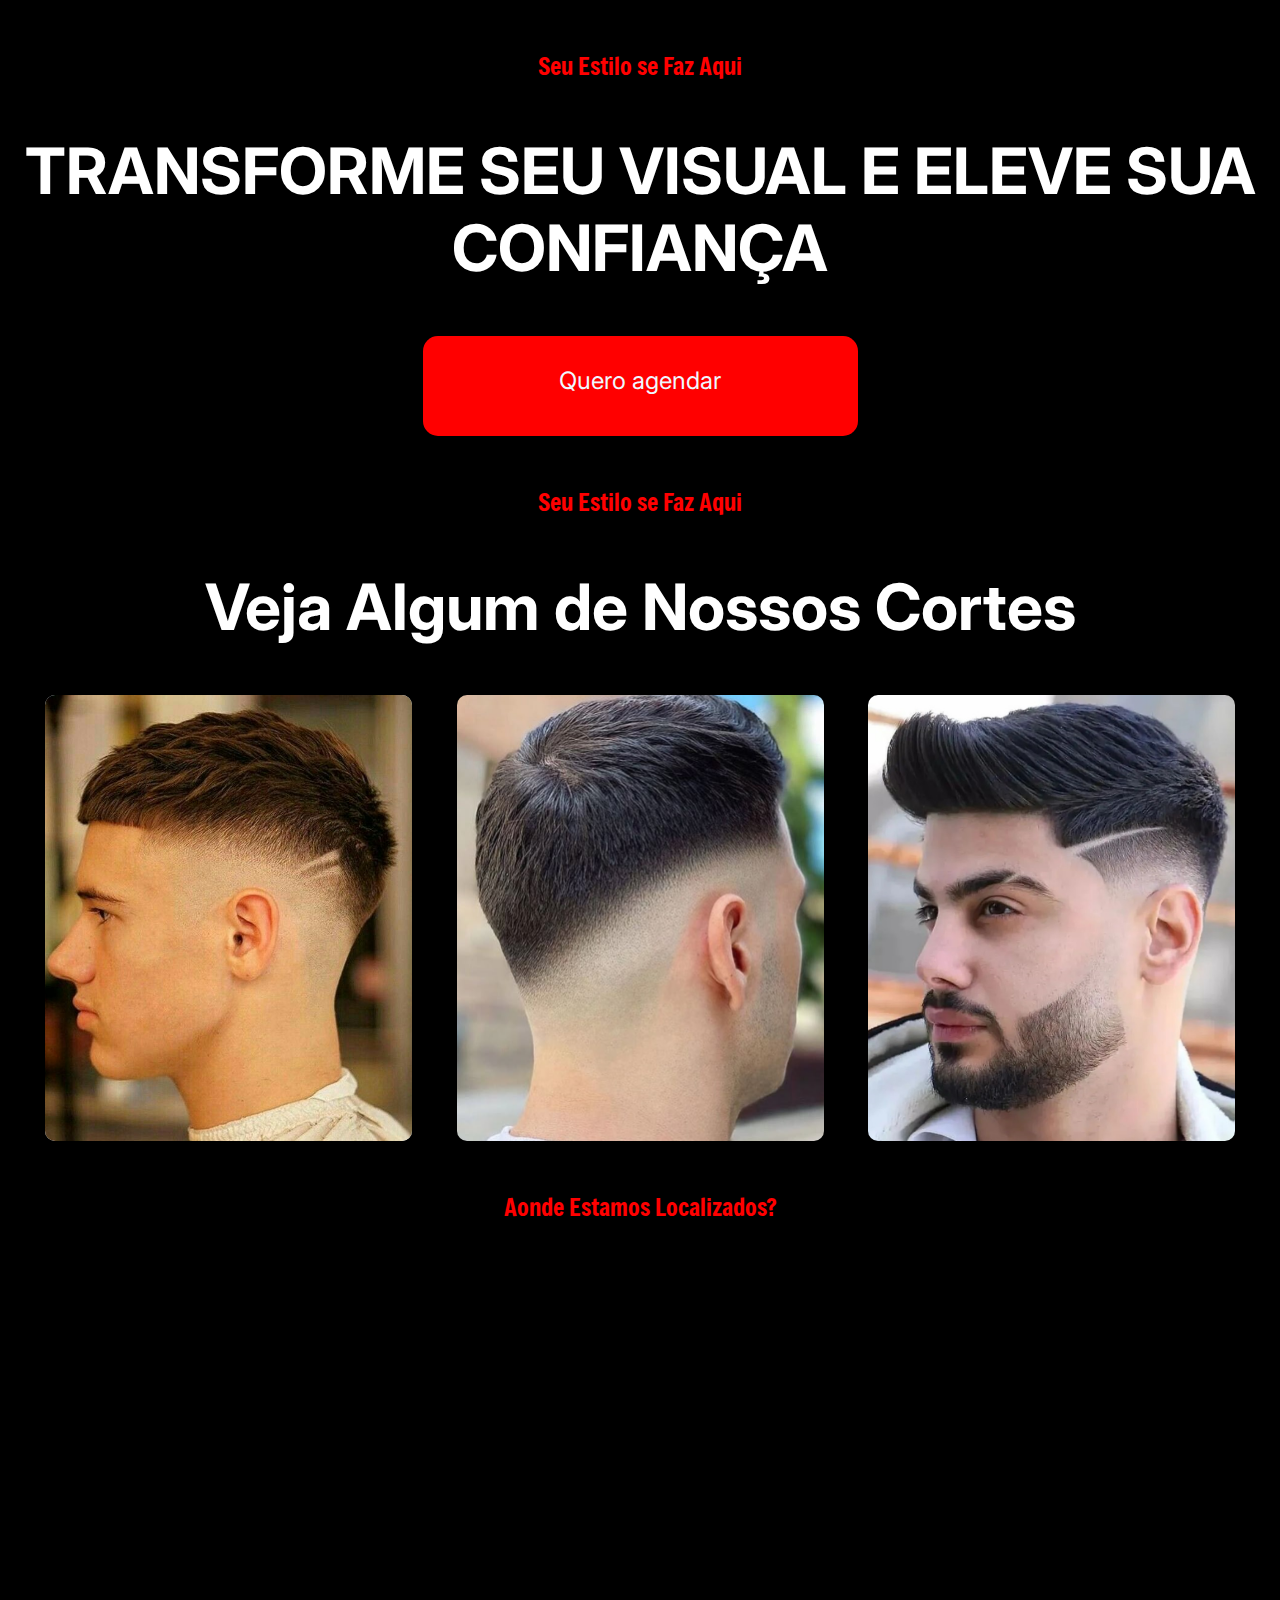
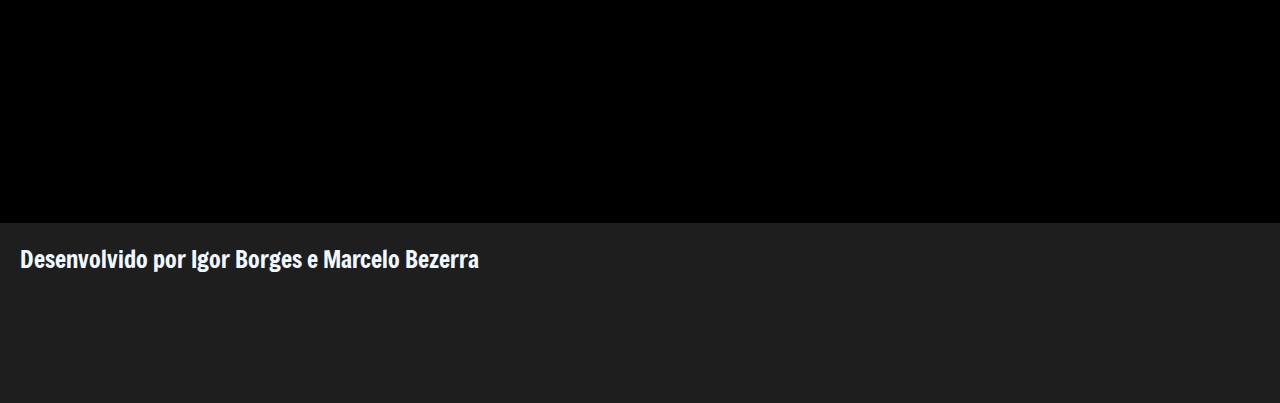
<file: src/main/resources/templates/index.html>
<!DOCTYPE html>
<html lang="en">

<head>
    <link rel="preconnect" href="https://fonts.googleapis.com">
    <link rel="preconnect" href="https://fonts.gstatic.com" crossorigin>
    <link
        href="https://fonts.googleapis.com/css2?family=DM+Serif+Text:ital@0;1&family=Freeman&family=Inter:ital,opsz,wght@0,14..32,100..900;1,14..32,100..900&family=Manrope:wght@200..800&family=Playfair+Display:ital,wght@0,400..900;1,400..900&family=Roboto:ital,wght@0,100..900;1,100..900&display=swap"
        rel="stylesheet">
    <link rel="preconnect" href="https://fonts.googleapis.com">
    <link rel="preconnect" href="https://fonts.gstatic.com" crossorigin>
    <link
        href="https://fonts.googleapis.com/css2?family=DM+Serif+Text:ital@0;1&family=Freeman&family=Inter:ital,opsz,wght@0,14..32,100..900;1,14..32,100..900&family=Manrope:wght@200..800&family=Playfair+Display:ital,wght@0,400..900;1,400..900&family=Roboto:ital,wght@0,100..900;1,100..900&display=swap"
        rel="stylesheet">
    <meta charset="UTF-8">
    <meta name="viewport" content="width=device-width, initial-scale=1.0">
    <link rel="stylesheet" href=Css/style.css>
    <title>Pagina Principal</title>
</head>

<body>
    <main>
        <h2 class="freeman">Seu Estilo se Faz Aqui</h2>
        <h1 class="inter">TRANSFORME SEU VISUAL E ELEVE SUA CONFIANÇA</h1>
        <div class="flex">
            <div class="agendar">
                <p class="inter"><a th:href="@{/agendamento}">Quero agendar</a></p>
            </div>
        </div>
        <h2 class="freeman">Seu Estilo se Faz Aqui</h2>
        <h1 class="inter">Veja Algum de Nossos Cortes</h1>
        <article>
            <div class="foto1"><img src="Img/foto1.png" alt=""></div>
            <div class="foto2"><img src="Img/foto2.jpg" alt=""></div>
            <div class="foto3"><img src="Img/foto3.jpg" alt=""></div>
        </article>
        <h2 class="freeman">Aonde Estamos Localizados?</h2>
        <iframe
            src="https://www.google.com/maps/embed?pb=!1m18!1m12!1m3!1d14637.829229010675!2d-46.818155894606775!3d-23.480032330615977!2m3!1f0!2f0!3f0!3m2!1i1024!2i768!4f13.1!3m3!1m2!1s0x94cefde9a4858c2d%3A0x34c5412f38b00442!2sParque%20Imperial%2C%20Barueri%20-%20SP!5e0!3m2!1spt-BR!2sbr!4v1759336004887!5m2!1spt-BR!2sbr"
            width="600" height="450" style="border:0;" allowfullscreen="" loading="lazy"
            referrerpolicy="no-referrer-when-downgrade"></iframe>
    </main>


<footer>
    <p class="freeman">Desenvolvido por Igor Borges e Marcelo Bezerra</p>
</footer>

</body>

</html>
</file>
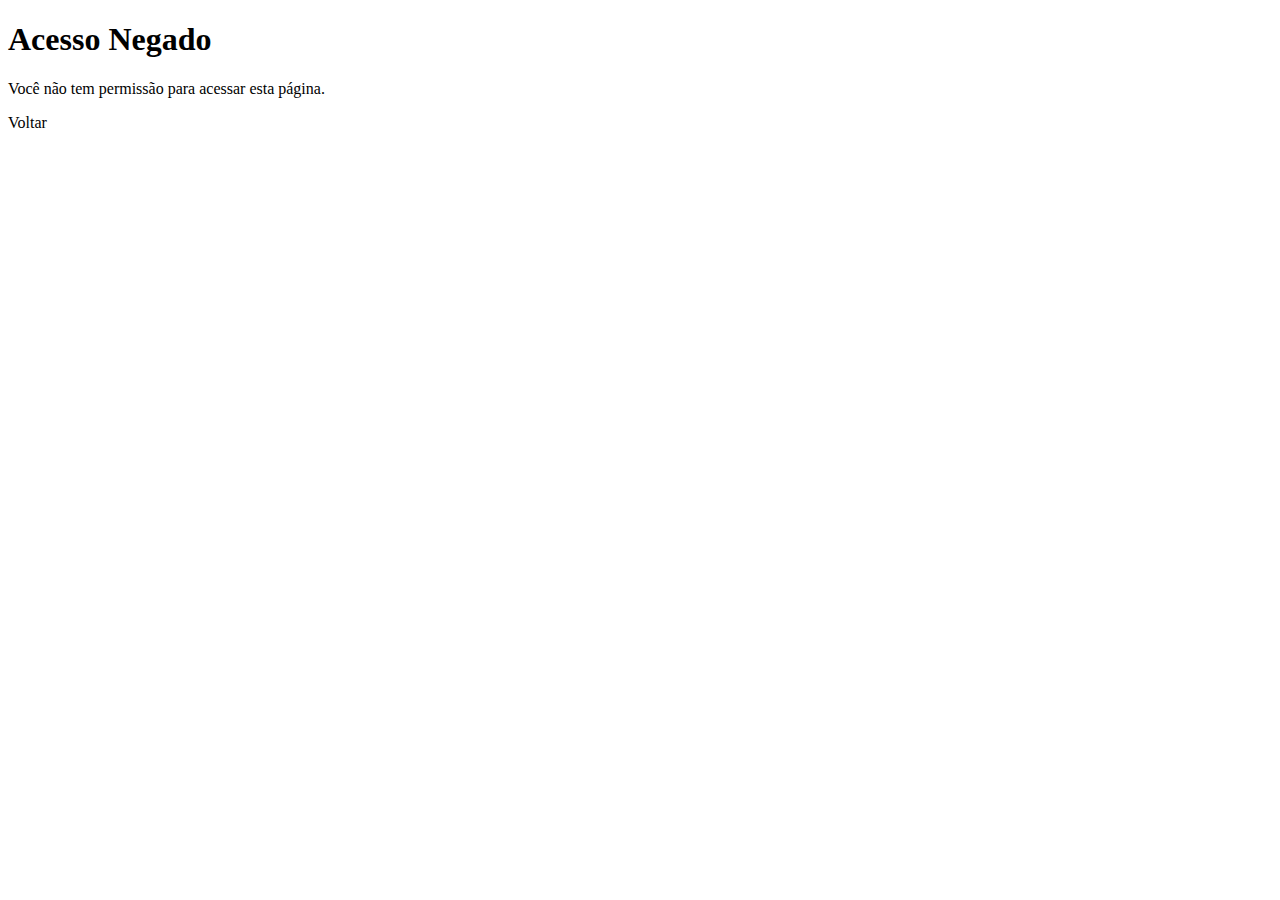
<file: src/main/resources/templates/acesso-negado.html>
<!DOCTYPE html>
<html xmlns:th="http://www.thymeleaf.org">
<head>
    <title>Acesso Negado</title>
</head>
<body>
    <h1>Acesso Negado</h1>
    <p>Você não tem permissão para acessar esta página.</p>
    <a th:href="@{/meus-dados}">Voltar</a>
</body>
</html>
</file>
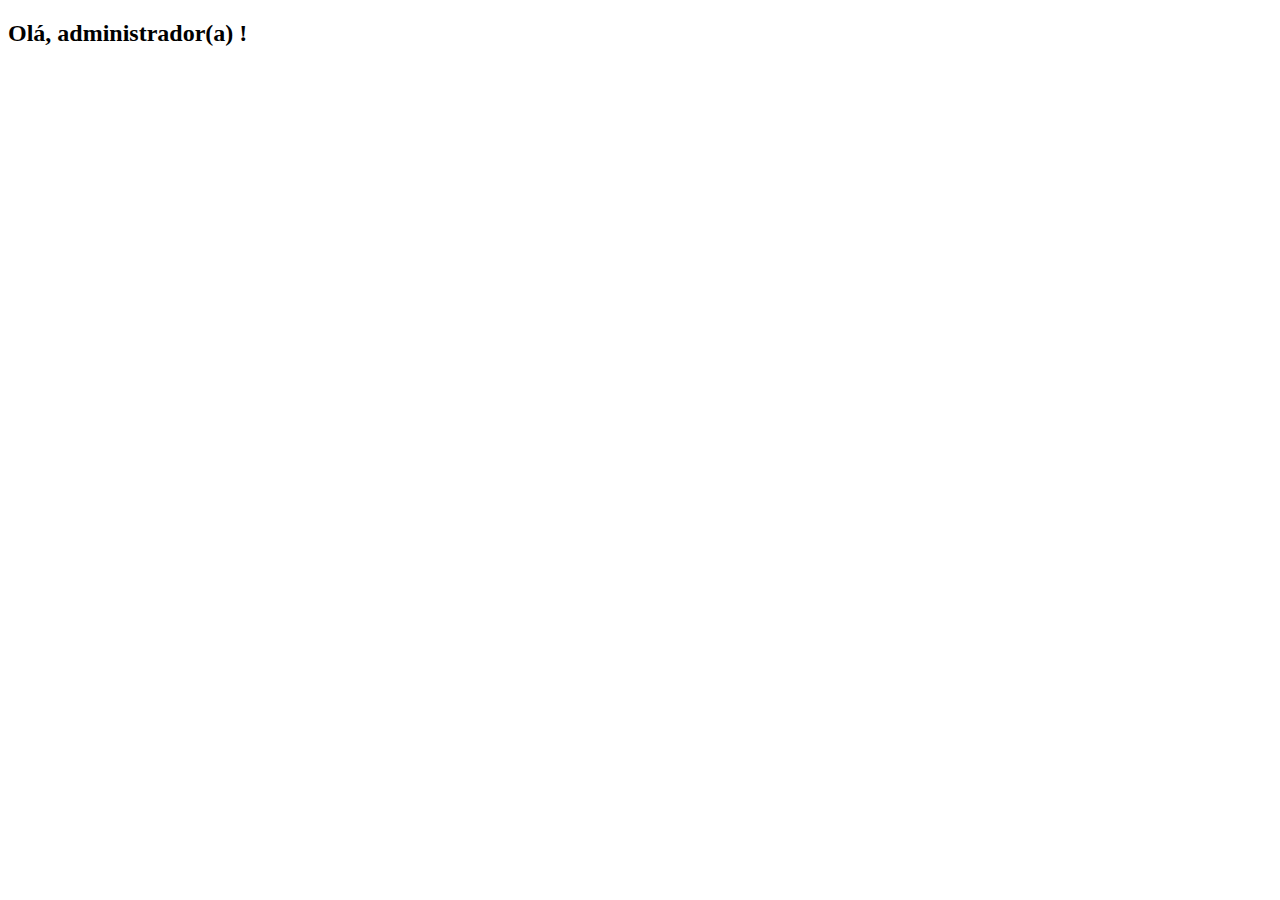
<file: src/main/resources/templates/admin.html>
<!DOCTYPE html>
<html xmlns:th="http://www.thymeleaf.org">
<head>
    <meta charset="UTF-8">
    <meta name="viewport" content="width=device-width, initial-scale=1.0">
    <title>Adm</title>
</head>
<body>
    <h2>Olá, administrador(a) <span th:text="${usuario.nome}"></span>!</h2>
</body>
</html>
</file>
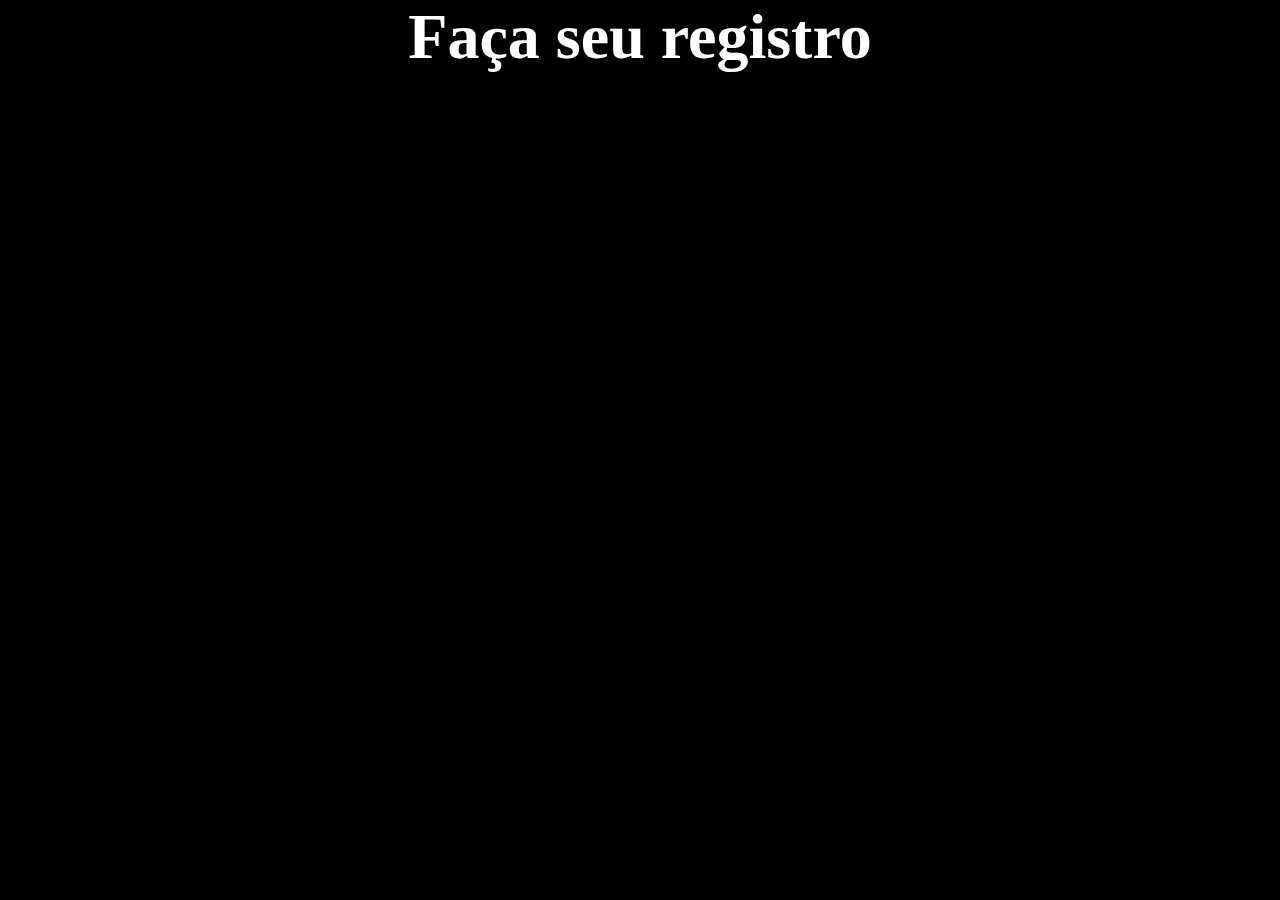
<file: src/main/resources/templates/agendamento.html>
<!DOCTYPE html>
<html lang="en">
<head>
    <meta charset="UTF-8">
    <meta name="viewport" content="width=device-width, initial-scale=1.0">
    <link rel="stylesheet" href=Css/style.css>
    <title>Registre-Se</title>
</head>
<body>
    <main>
        <h1>Faça seu registro</h1>
        <div></div>
    </main>
</body>
</html>
</file>
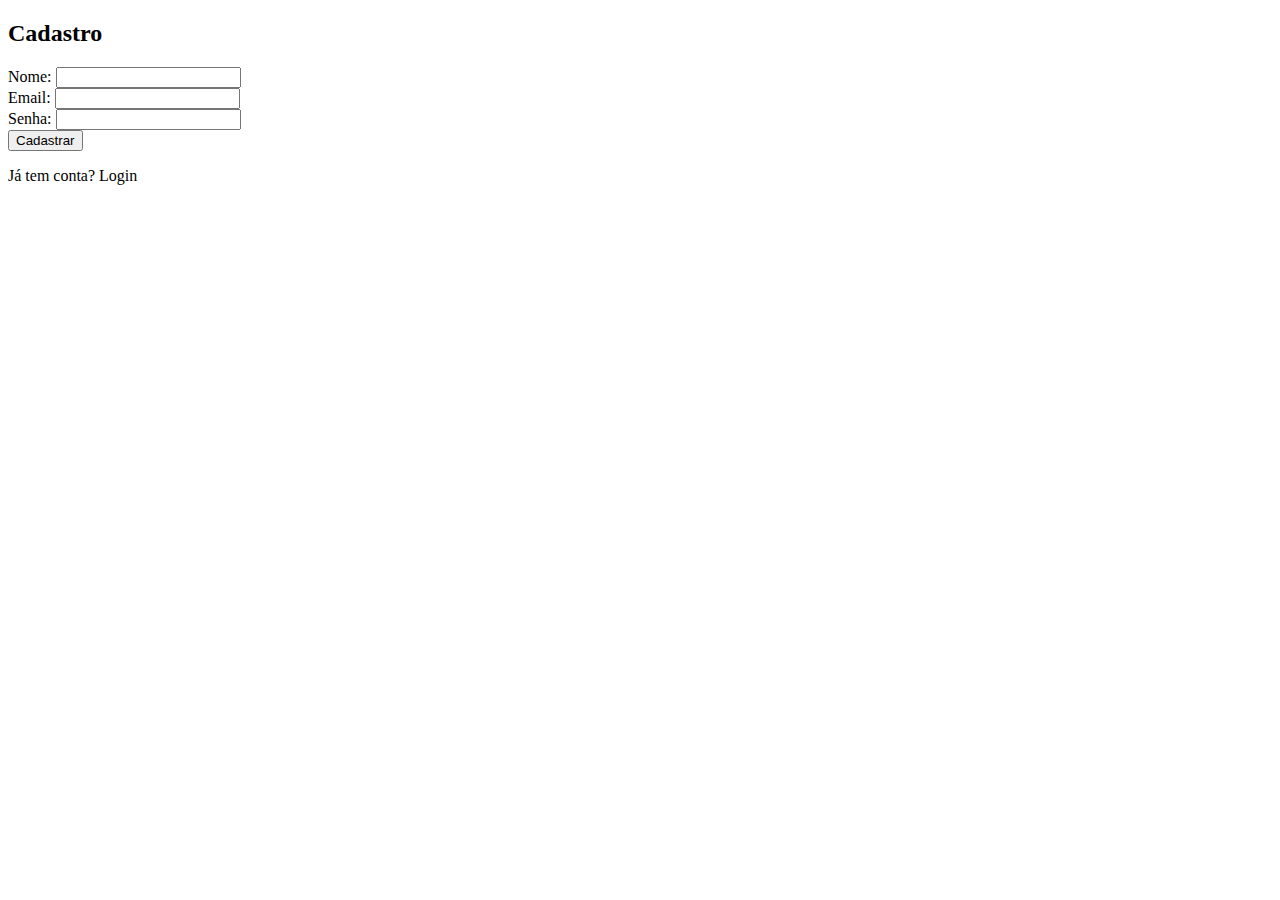
<file: src/main/resources/templates/cadastro.html>
<!DOCTYPE html>
<html xmlns:th="http://www.thymeleaf.org">
<head>
    <title>Cadastro</title>
</head>
<body>
<h2>Cadastro</h2>
<form th:action="@{/cadastro}" method="post" th:object="${usuario}">
    <div>
        <label>Nome:</label>
        <input type="text" th:field="*{nome}" />
    </div>
    <div>
        <label>Email:</label>
        <input type="text" th:field="*{email}" />
    </div>
    <div>
        <label>Senha:</label>
        <input type="password" th:field="*{senha}" />
    </div>
    <div>
        <button type="submit">Cadastrar</button>
    </div>
</form>
<p>Já tem conta? <a th:href="@{/login}">Login</a></p>
</body>
</html>
</file>
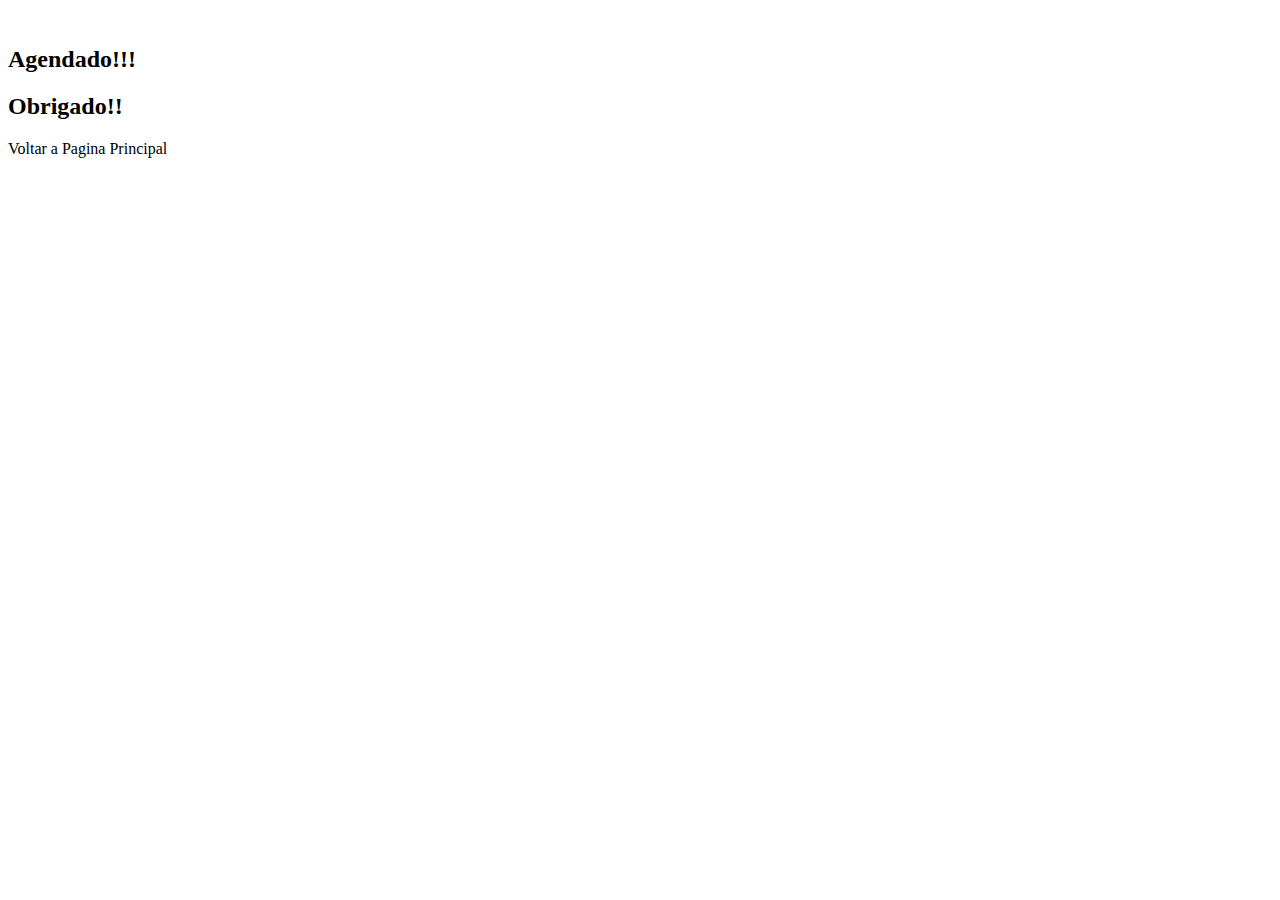
<file: src/main/resources/templates/confirmado.html>
<!DOCTYPE html>
<html lang="en">
<html xmlns:th="http://www.thymeleaf.org">

<head>
    <meta charset="UTF-8">
    <meta name="viewport" content="width=device-width, initial-scale=1.0">
    <meta name="viewport" content="width=device-width, initial-scale=1.0">
    <link href="https://cdn.jsdelivr.net/npm/bootstrap@5.3.8/dist/css/bootstrap.min.css" rel="stylesheet"
        integrity="sha384-sRIl4kxILFvY47J16cr9ZwB07vP4J8+LH7qKQnuqkuIAvNWLzeN8tE5YBujZqJLB" crossorigin="anonymous">
    <link rel="stylesheet" th:href="@{Css/style.css}">
    <title>Agendado!!!</title>
</head>

<body>
    <header>
        <img class="logo2" th:src="@{Img/verificado 1.png}" alt="">
    </header>
    <main>
        <h2>Agendado!!!</h2>
        <h2>Obrigado!!</h2>
        <div class="botoes">
        <a th:href="@{/index}" id="agendamento" class="btn btn-primary btn-lg" tabindex="-1" role="button" >Voltar a Pagina Principal</a>
    </div>
    </main>
</body>

</html>
</file>
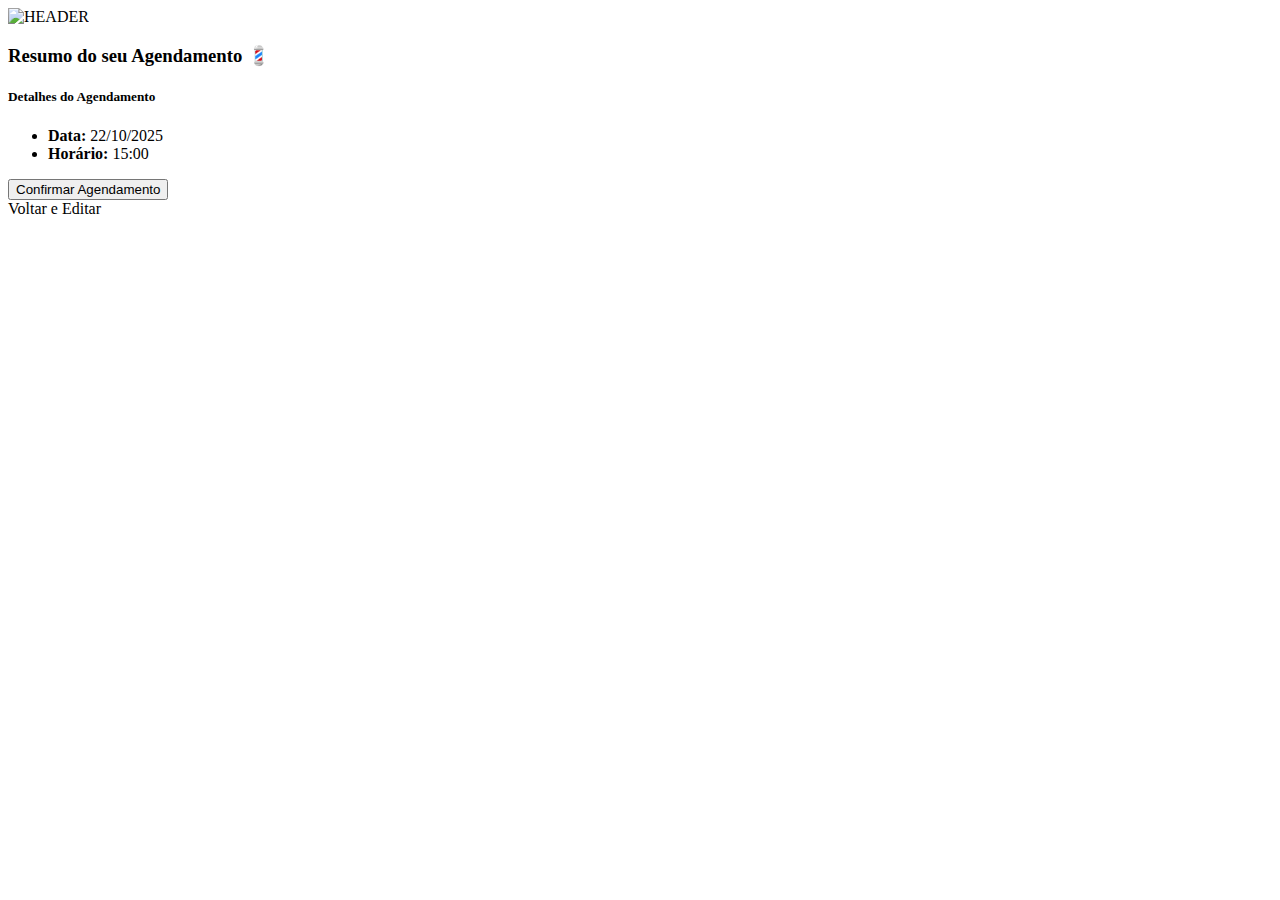
<file: src/main/resources/templates/confirmar-evento.html>
<!DOCTYPE html>
<html xmlns:th="http://www.thymeleaf.org">

<head>
  <meta charset="UTF-8">
  <meta name="viewport" content="width=device-width, initial-scale=1.0">
  <link href="https://cdn.jsdelivr.net/npm/bootstrap@5.3.8/dist/css/bootstrap.min.css" rel="stylesheet"
    integrity="sha384-sRIl4kxILFvY47J16cr9ZwB07vP4J8+LH7qKQnuqkuIAvNWLzeN8tE5YBujZqJLB" crossorigin="anonymous">
  <link rel="stylesheet" th:href="@{Css/style.css}">
  <title>Resumo do seu Agendamento</title>
</head>

<body>
  <header>
    <img class="logo" th:src="@{Img/barbearia3.png}" alt="HEADER">
  </header>
  <main>
    <div class="container mt-5 p-4 shadow rounded bg-light">
      <h3 class="text-center mb-4">Resumo do seu Agendamento 💈</h3>

      <div class="card p-3 mb-4">
        <h5 class="text-primary mb-3">Detalhes do Agendamento</h5>

        <ul class="list-group">
          <!-- <li class="list-group-item d-flex justify-content-between">
            <strong>Profissional:</strong> <span th:text="${evento.profissional}" id="resumo-profissional"></span>
          </li>
          <li class="list-group-item d-flex justify-content-between">
            <strong>Serviço:</strong> <span th:text="${evento.servico}" id="resumo-servico">Corte de cabelo</span>
          </li> -->
          <li class="list-group-item d-flex justify-content-between">
            <strong>Data:</strong> <span th:text="${evento.inicio}" id="resumo-data">22/10/2025</span>
          </li>
          <li class="list-group-item d-flex justify-content-between">
            <strong>Horário:</strong> <span th:text="${evento.inicio}" id="resumo-hora">15:00</span>
          </li>
        </ul>
      </div>

      <div class="text-center">
        <form th:action="@{/evento/criar}" method="post" th:object="${evento}" style="display: block;">
          <button class="btn btn-success w-100 mb-2" id="confirmar-btn">Confirmar Agendamento</button>
          <input type="hidden" th:field="*{inicio}" />
          <input type="hidden" th:field="*{dia}" />
          <input type="hidden" th:field="*{mes}" />
          <input type="hidden" th:field="*{ano}" />
        </form>
        <a th:href="@{/criar-evento}" class="btn btn-outline-secondary w-100">Voltar e Editar</a>
      </div>
    </div>

  </main>
</body>

</html>
</file>
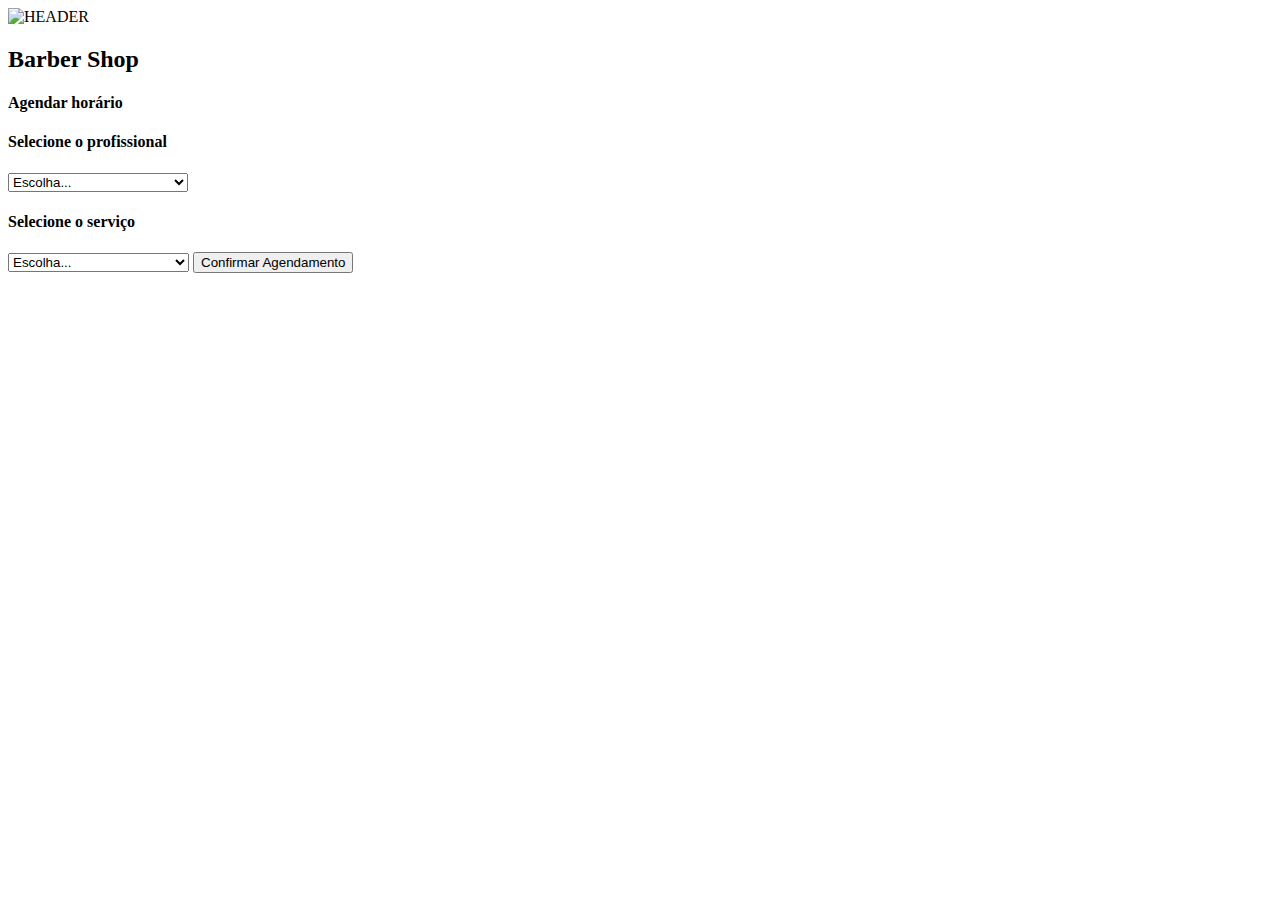
<file: src/main/resources/templates/criar-evento.html>
<!DOCTYPE html>
<html lang="en">
<html xmlns:th="http://www.thymeleaf.org">
<head>
    <meta charset="UTF-8">
    <meta name="viewport" content="width=device-width, initial-scale=1.0">
    <link href="https://cdn.jsdelivr.net/npm/bootstrap@5.3.8/dist/css/bootstrap.min.css" rel="stylesheet"
        integrity="sha384-sRIl4kxILFvY47J16cr9ZwB07vP4J8+LH7qKQnuqkuIAvNWLzeN8tE5YBujZqJLB" crossorigin="anonymous">
    <link rel="stylesheet" th:href="@{Css/style.css}">
    <title>Selecione o Profissional</title>
</head>

<body>
    <header>
        <img class="logo" th:src="@{Img/barbearia3.png}" alt="HEADER">
    </header>
    <main>
        <h2 class="inter">Barber Shop</h2>
        <form th:action="@{/evento/confirmar}" method="post">
            <div class="container mt-4 p-4 border rounded">
                <h4>Agendar horário</h4>
                <!-- <div class="mb-3">
                    <label for="data" class="form-label">Selecione o dia:</label>
                    <input type="date" th:field="*{data}" class="form-control teste1" id="data">
                </div>

                <div class="mb-3">
                    <label for="hora" class="form-label">Selecione o horário:</label>
                    <input type="time" th:field="*{horario}" class="form-control teste1" id="hora">
                </div> -->
                <div class="container mt-4">
                    <h4 class="inter">Selecione o profissional</h4>
                    <select class="form-select mb-3" name="atendente">
                        <option selected>Escolha...</option>
                        <option value="cabeleireiro">Carlos - Cabeleireiro</option>
                        <option value="barbeiro">Marcos - Barbeiro</option>
                        <option value="designer">Pedro - Designer de barba</option>
                    </select>
                    <h4 class="inter">Selecione o serviço</h4>
                    <select class="form-select" name="servico">
                        <option selected>Escolha...</option>
                        <option value="corte">Corte de cabelo - 35 Reais</option>
                        <option value="barba">Barba - 50 Reais</option>
                        <option value="corteBarba">Corte + Barba - 100 Reais</option>
                    </select>

                    <button type="submit" class="btn btn-primary w-100">Confirmar Agendamento</button>
        </form>

    </main>
</body>

</html>
</file>
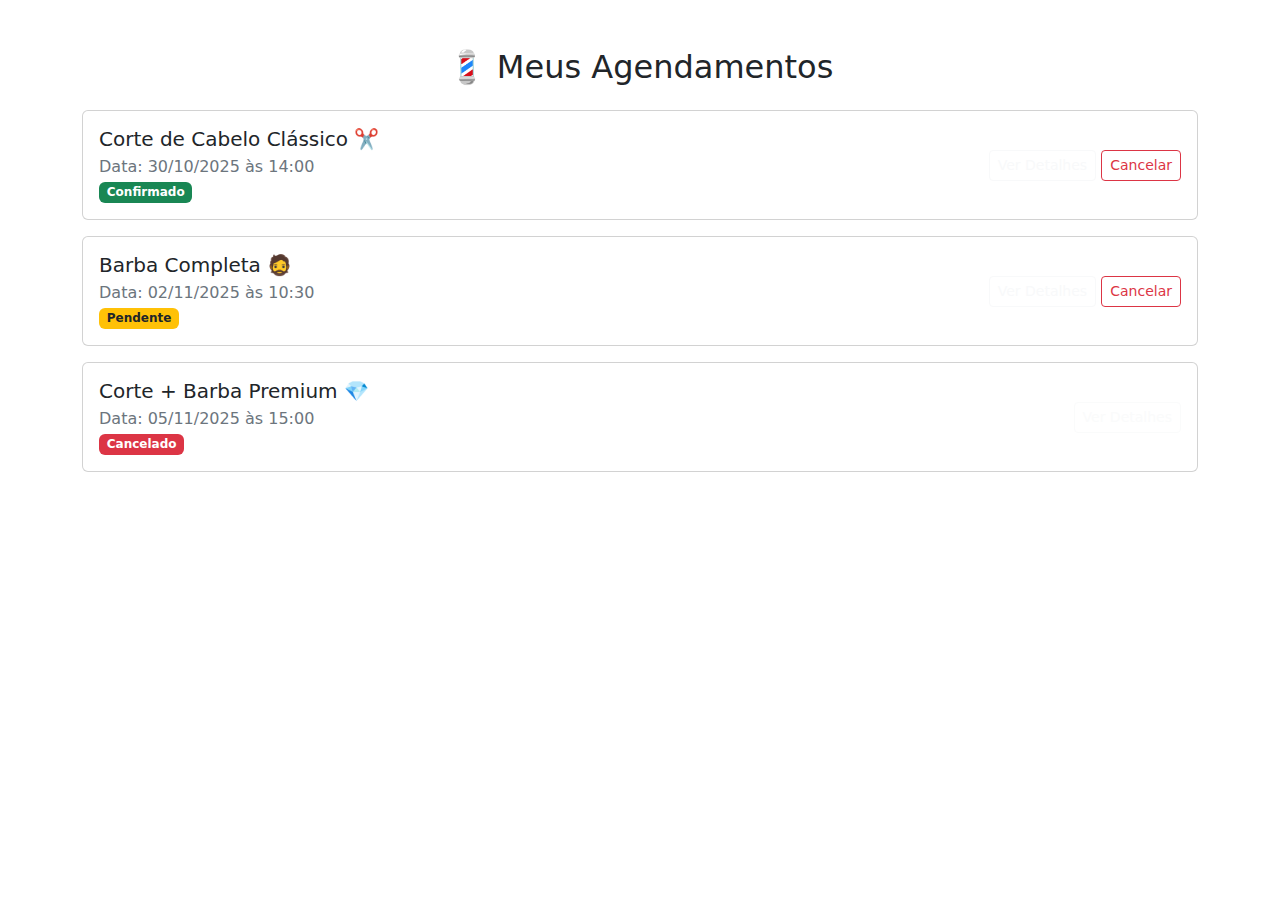
<file: src/main/resources/templates/detalhes.html>
<!DOCTYPE html>
<html xmlns:th="http://www.thymeleaf.org">

<head>
    <meta charset="UTF-8">
    <meta name="viewport" content="width=device-width, initial-scale=1.0">
    <title>Meus Agendamentos - Barbearia</title>
    <link href="https://cdn.jsdelivr.net/npm/bootstrap@5.3.2/dist/css/bootstrap.min.css" rel="stylesheet">
    <link rel="stylesheet" th:href="@{Css/style.css}">

</head>

<body>
    <div class="container py-5">
        <h2 class="page-title text-center mb-4">💈 Meus Agendamentos</h2>

        <!-- Agendamento 1 -->
        <div class="card mb-3 p-3">
            <div class="d-flex justify-content-between align-items-center">
                <div>
                    <h5 class="mb-1">Corte de Cabelo Clássico ✂️</h5>
                    <p class="mb-0 text-secondary">Data: 30/10/2025 às 14:00</p>
                    <p class="mb-0"><span class="badge bg-success">Confirmado</span></p>
                </div>
                <div>
                    <button class="btn btn-outline-light btn-sm" data-bs-toggle="modal"
                        data-bs-target="#detalhesModal1">Ver Detalhes</button>
                    <button class="btn btn-outline-danger btn-sm">Cancelar</button>
                </div>
            </div>
        </div>

        <!-- Agendamento 2 -->
        <div class="card mb-3 p-3">
            <div class="d-flex justify-content-between align-items-center">
                <div>
                    <h5 class="mb-1">Barba Completa 🧔</h5>
                    <p class="mb-0 text-secondary">Data: 02/11/2025 às 10:30</p>
                    <p class="mb-0"><span class="badge bg-warning text-dark">Pendente</span></p>
                </div>
                <div>
                    <button class="btn btn-outline-light btn-sm" data-bs-toggle="modal"
                        data-bs-target="#detalhesModal2">Ver Detalhes</button>
                    <button class="btn btn-outline-danger btn-sm">Cancelar</button>
                </div>
            </div>
        </div>

        <!-- Agendamento 3 -->
        <div class="card mb-3 p-3">
            <div class="d-flex justify-content-between align-items-center">
                <div>
                    <h5 class="mb-1">Corte + Barba Premium 💎</h5>
                    <p class="mb-0 text-secondary">Data: 05/11/2025 às 15:00</p>
                    <p class="mb-0"><span class="badge bg-danger">Cancelado</span></p>
                </div>
                <div>
                    <button class="btn btn-outline-light btn-sm" data-bs-toggle="modal" data-bs-target="#detalhesModal3"
                        disabled>Ver Detalhes</button>
                </div>
            </div>
        </div>
    </div>

    <!-- MODAL 1 -->
    <div class="modal fade" id="detalhesModal1" tabindex="-1" aria-labelledby="detalhesModalLabel1" aria-hidden="true">
        <div class="modal-dialog modal-dialog-centered">
            <div class="modal-content">
                <div class="modal-header border-0">
                    <h5 class="modal-title" id="detalhesModalLabel1">Detalhes do Agendamento</h5>
                    <button type="button" class="btn-close btn-close-white" data-bs-dismiss="modal"
                        aria-label="Fechar"></button>
                </div>
                <div class="modal-body">
                    <p><strong>Serviço:</strong> Corte de Cabelo Clássico</p>
                    <p><strong>Data:</strong> 30/10/2025 às 14:00</p>
                    <p><strong>Profissional:</strong> Marcos Silva</p>
                    <p><strong>Status:</strong> <span class="badge bg-success">Confirmado</span></p>
                    <p><strong>Valor:</strong> R$ 45,00</p>
                    <hr>
                    <p><strong>Observações:</strong> Cliente prefere corte degradê leve nas laterais.</p>
                </div>
                <div class="modal-footer border-0">
                    <button type="button" class="btn btn-outline-light" data-bs-dismiss="modal">Fechar</button>
                </div>
            </div>
        </div>
    </div>

    <!-- MODAL 2 -->
    <div class="modal fade" id="detalhesModal2" tabindex="-1" aria-labelledby="detalhesModalLabel2" aria-hidden="true">
        <div class="modal-dialog modal-dialog-centered">
            <div class="modal-content">
                <div class="modal-header border-0">
                    <h5 class="modal-title" id="detalhesModalLabel2">Detalhes do Agendamento</h5>
                    <button type="button" class="btn-close btn-close-white" data-bs-dismiss="modal"
                        aria-label="Fechar"></button>
                </div>
                <div class="modal-body">
                    <p><strong>Serviço:</strong> Barba Completa</p>
                    <p><strong>Data:</strong> 02/11/2025 às 10:30</p>
                    <p><strong>Profissional:</strong> João Pereira</p>
                    <p><strong>Status:</strong> <span class="badge bg-warning text-dark">Pendente</span></p>
                    <p><strong>Valor:</strong> R$ 30,00</p>
                    <hr>
                    <p><strong>Observações:</strong> Deseja contorno reto com toalha quente.</p>
                </div>
                <div class="modal-footer border-0">
                    <button type="button" class="btn btn-outline-light" data-bs-dismiss="modal">Fechar</button>
                </div>
            </div>
        </div>
    </div>

    <!-- MODAL 3 (cancelado, desativado no botão) -->
    <div class="modal fade" id="detalhesModal3" tabindex="-1" aria-labelledby="detalhesModalLabel3" aria-hidden="true">
        <div class="modal-dialog modal-dialog-centered">
            <div class="modal-content">
                <div class="modal-header border-0">
                    <h5 class="modal-title" id="detalhesModalLabel3">Detalhes do Agendamento</h5>
                    <button type="button" class="btn-close btn-close-white" data-bs-dismiss="modal"
                        aria-label="Fechar"></button>
                </div>
                <div class="modal-body">
                    <p><strong>Serviço:</strong> Corte + Barba Premium</p>
                    <p><strong>Data:</strong> 05/11/2025 às 15:00</p>
                    <p><strong>Profissional:</strong> Marcos Silva</p>
                    <p><strong>Status:</strong> <span class="badge bg-danger">Cancelado</span></p>
                    <p><strong>Valor:</strong> R$ 70,00</p>
                    <hr>
                    <p><strong>Observações:</strong> Agendamento cancelado pelo cliente.</p>
                </div>
                <div class="modal-footer border-0">
                    <button type="button" class="btn btn-outline-light" data-bs-dismiss="modal">Fechar</button>
                </div>
            </div>
        </div>
    </div>

    <script src="https://cdn.jsdelivr.net/npm/bootstrap@5.3.2/dist/js/bootstrap.bundle.min.js"></script>
</body>

</html>
</file>
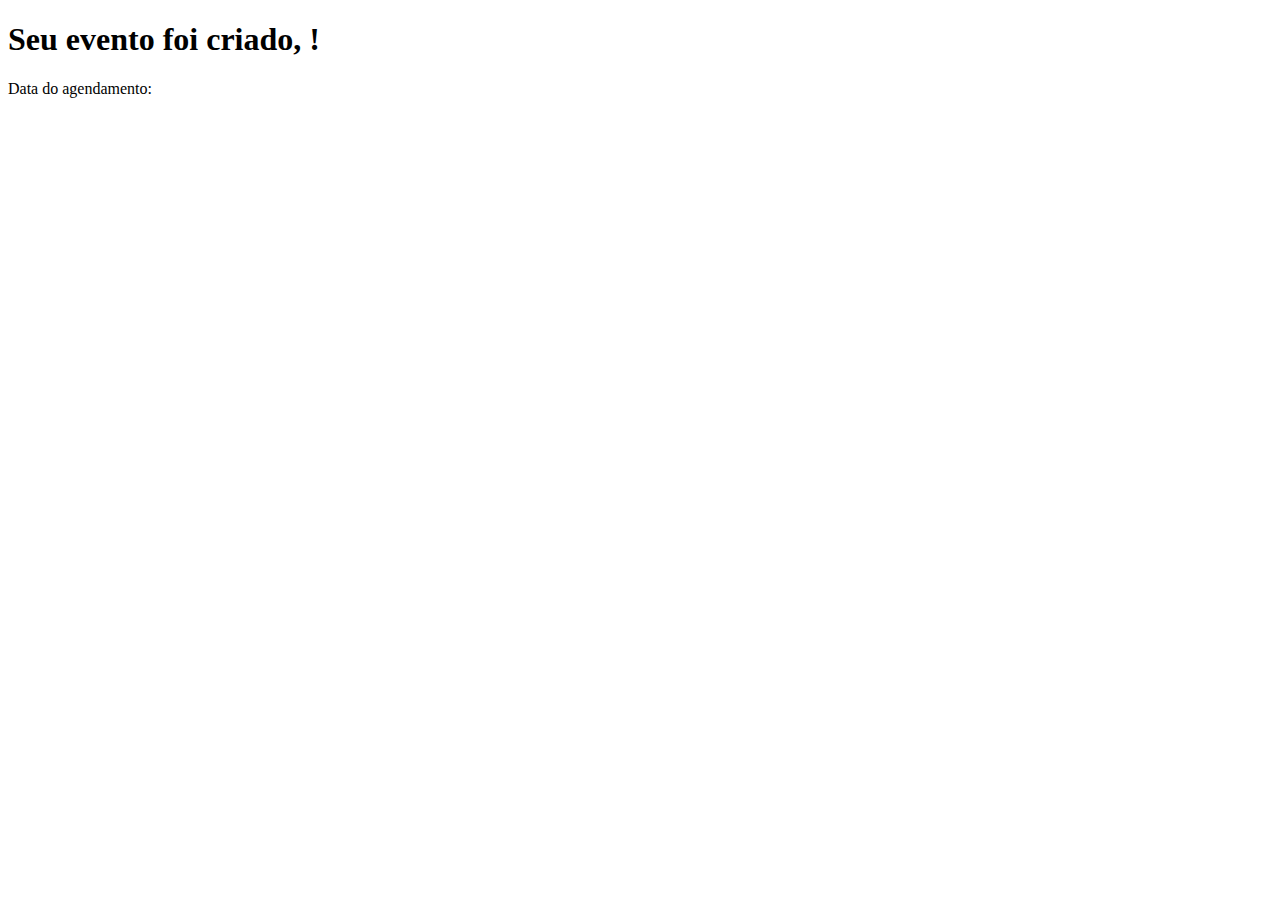
<file: src/main/resources/templates/evento-criado.html>
<!DOCTYPE html>
<html xmlns:th="http://www.thymeleaf.org">
<head>
    <meta charset="UTF-8">
    <meta name="viewport" content="width=device-width, initial-scale=1.0">
    <title>Evento criado</title>
</head>
<body>
    <h1>Seu evento foi criado, <span th:text="${usuarioNome}"></span>!</h1>
    <p>Data do agendamento: <span th:text="${inicio}"></span></p>
</body>
</html>
</file>
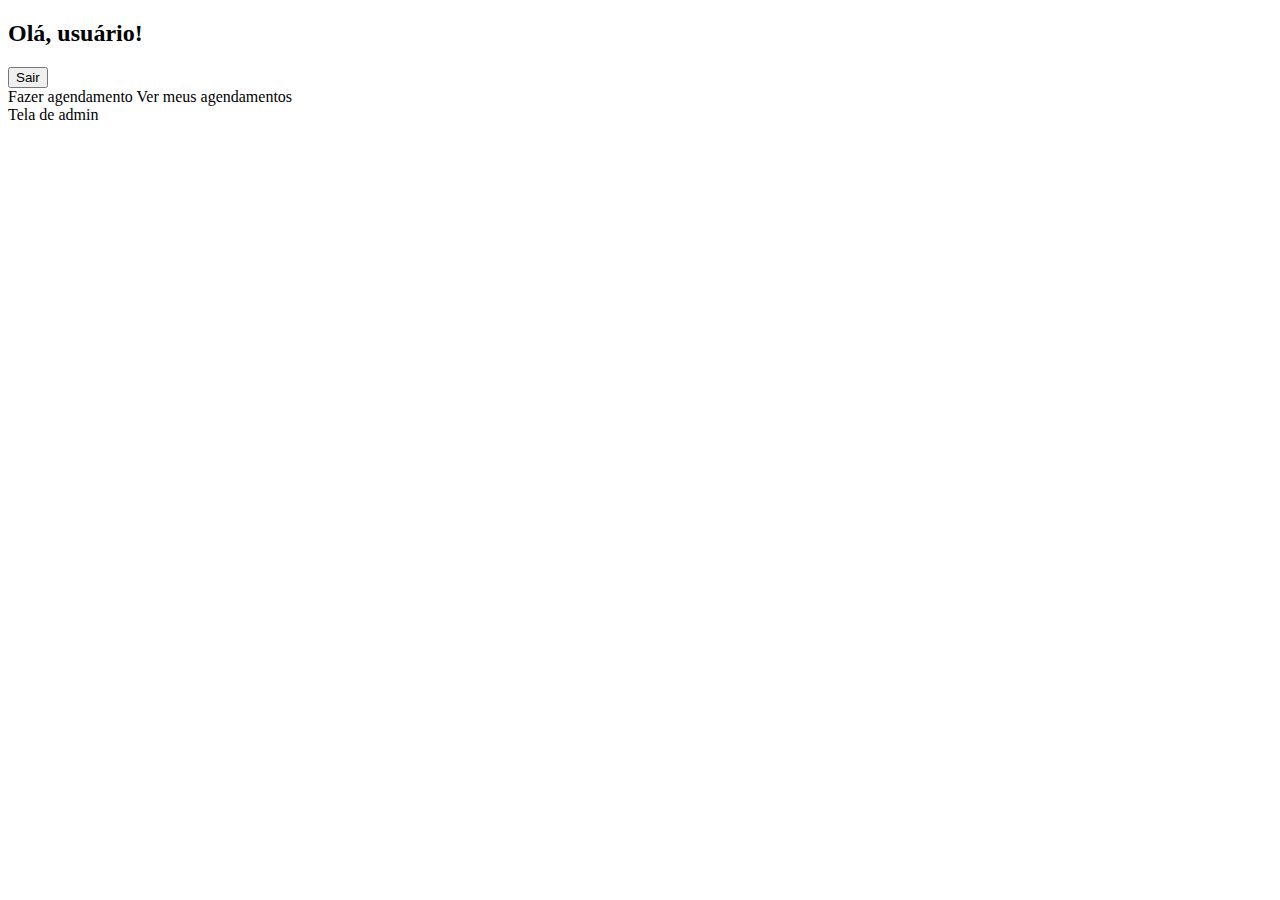
<file: src/main/resources/templates/logado.html>
<!DOCTYPE html>
<html xmlns:th="http://www.thymeleaf.org"
     xmlns:sec="http://www.thymeleaf.org/extras/spring-security">

<head>
    <title>Logado</title>
</head>

<body>
    <div th:if="${mensagemErro}" style="color: red;">
        <p th:text="${mensagemErro}"></p>
    </div>
    <h2>Olá, <span th:text="${usuario.nome}">usuário</span>!</h2>
    <form th:action="@{/logout}" method="post">
        <button type="submit">Sair</button>
    </form>
    <a th:href="@{/criar-evento}">Fazer agendamento</a>
    <a th:href="@{/meus-agendamentos}">Ver meus agendamentos</a>
    
    <div sec:authorize="hasRole('ADMIN')">
        <a th:href="@{/admin}">Tela de admin</a>
    </div>
</body>

</html>
</file>
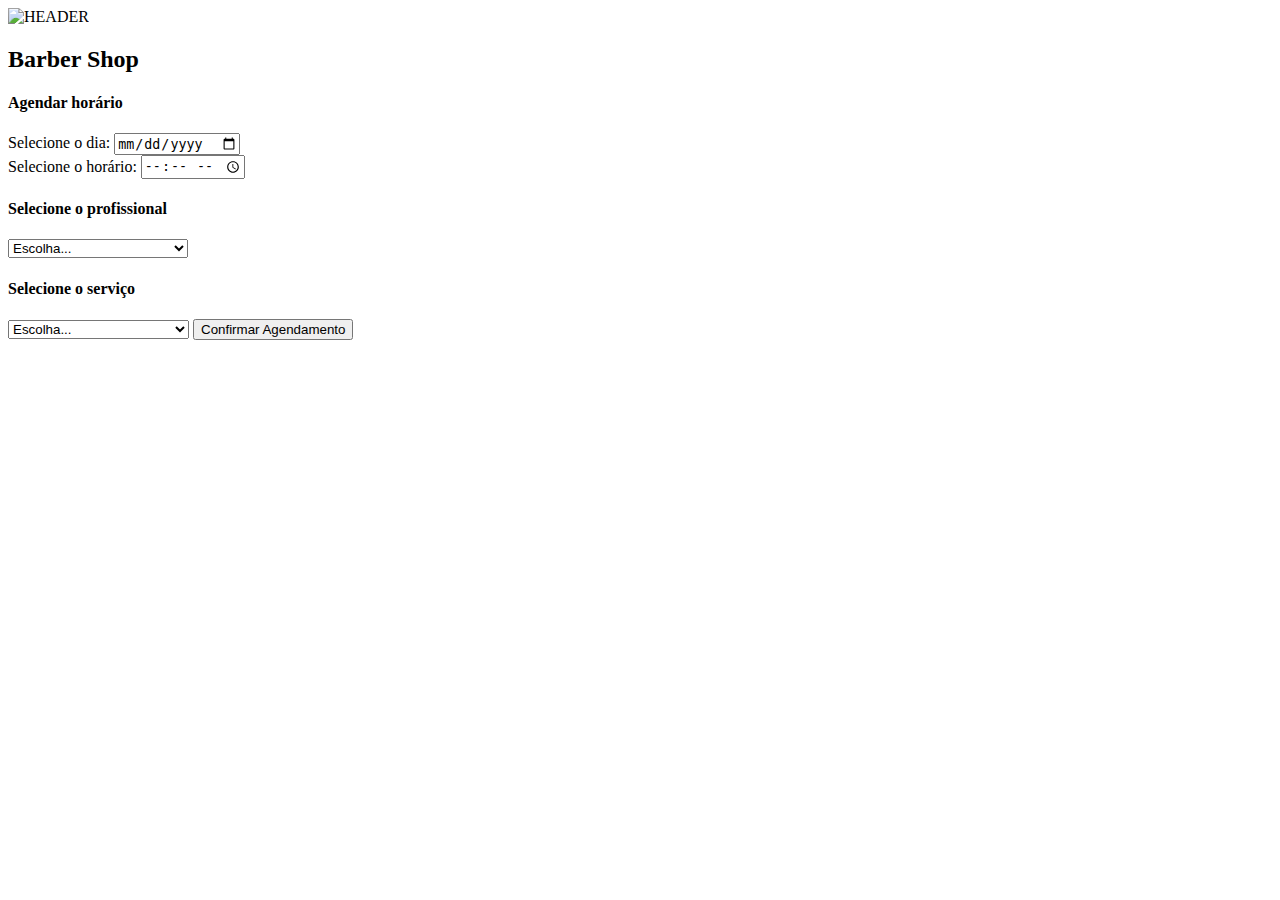
<file: src/main/resources/templates/logado2.html>
<!DOCTYPE html>
<html lang="en">
<html xmlns:th="http://www.thymeleaf.org">
<head>
    <meta charset="UTF-8">
    <meta name="viewport" content="width=device-width, initial-scale=1.0">
    <link href="https://cdn.jsdelivr.net/npm/bootstrap@5.3.8/dist/css/bootstrap.min.css" rel="stylesheet"
        integrity="sha384-sRIl4kxILFvY47J16cr9ZwB07vP4J8+LH7qKQnuqkuIAvNWLzeN8tE5YBujZqJLB" crossorigin="anonymous">
    <link rel="stylesheet" th:href="@{Css/style.css}">
    <title>Selecione o Profissional</title>
</head>

<body>
    <header>
        <img class="logo" th:src="@{Img/barbearia3.png}" alt="HEADER">
    </header>
    <main>
        <h2 class="inter">Barber Shop</h2>
        <form>
            <div class="container mt-4 p-4 border rounded">
                <h4>Agendar horário</h4>
                <div class="mb-3">
                    <label for="data" class="form-label">Selecione o dia:</label>
                    <input type="date" name="data" class="form-control teste1" id="data" name="data">
                </div>

                <div class="mb-3">
                    <label for="hora" class="form-label">Selecione o horário:</label>
                    <input type="time" name="horario" class="form-control teste1" id="hora" name="hora">
                </div>
                <div class="container mt-4">
                    <h4 class="inter">Selecione o profissional</h4>
                    <select class="form-select mb-3">
                        <option selected>Escolha...</option>
                        <option value="cabeleireiro">Carlos - Cabeleireiro</option>
                        <option value="barbeiro">Marcos - Barbeiro</option>
                        <option value="designer">Pedro - Designer de barba</option>
                    </select>
                    <h4 class="inter">Selecione o serviço</h4>
                    <select class="form-select">
                        <option selected>Escolha...</option>
                        <option value="corte">Corte de cabelo - 35 Reais</option>
                        <option value="barba">Barba - 50 Reais</option>
                        <option value="corteBarba">Corte + Barba - 100 Reais</option>
                    </select>

                    <button type="submit" class="btn btn-primary w-100">Confirmar Agendamento</button>
        </form>

    </main>
</body>

</html>
</file>
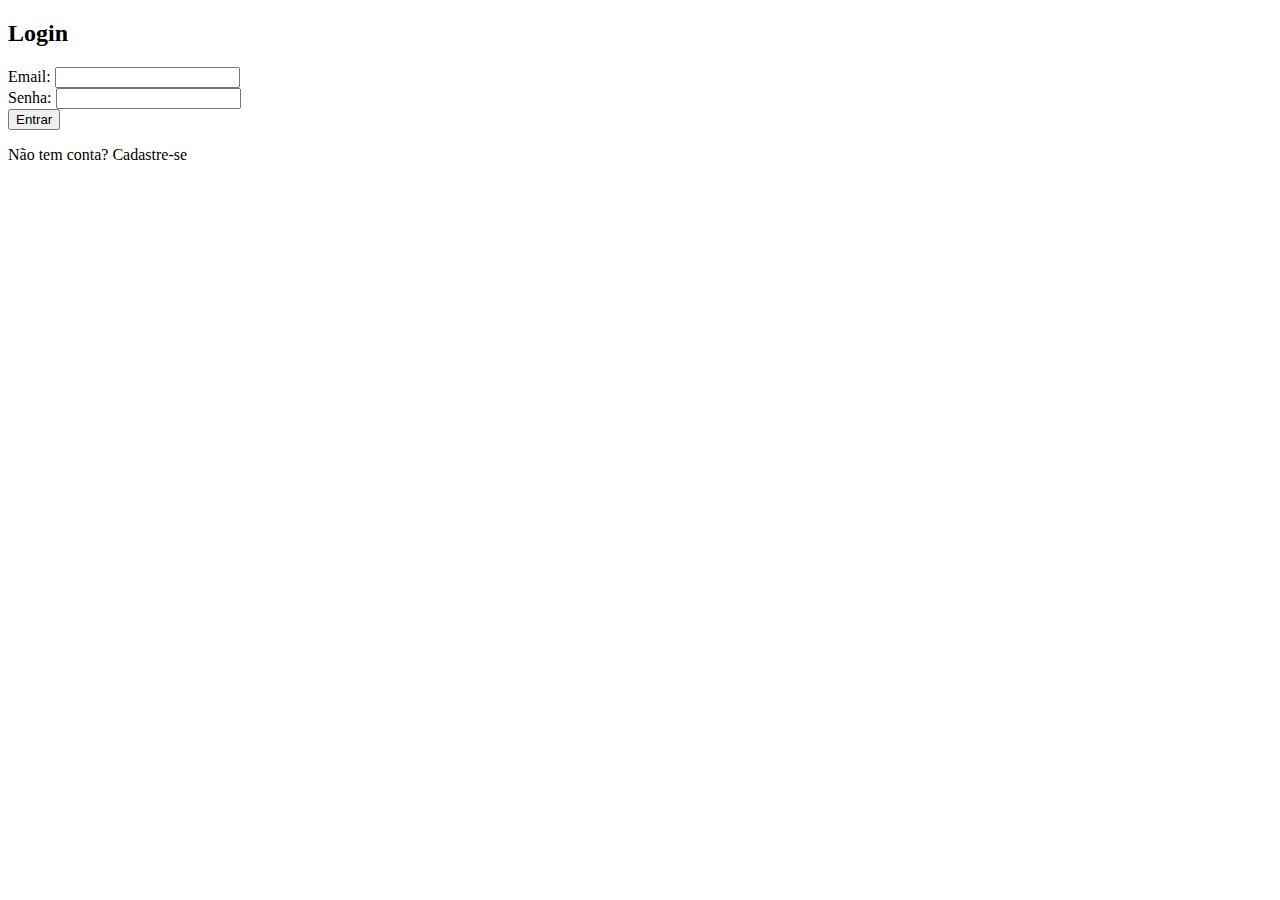
<file: src/main/resources/templates/login.html>
<!DOCTYPE html>
<html xmlns:th="http://www.thymeleaf.org">
<head>
    <title>Login</title>
</head>
<body>
<h2>Login</h2>

<div th:if="${mensagemErro}" style="color: red;">
    <p th:text="${mensagemErro}"></p>
</div>

<div th:if="${mensagemLogout}" style="color: yellowgreen;">
    <p th:text="${mensagemLogout}"></p>
</div>

<form th:action="@{/login}" method="post">
    <div>
        <label>Email:</label>
        <input type="text" name="email" />
    </div>
    <div>
        <label>Senha:</label>
        <input type="password" name="senha" />
    </div>
    <div>
        <button type="submit">Entrar</button>
    </div>
</form>
<p>Não tem conta? <a th:href="@{/cadastro}">Cadastre-se</a></p>
</body>
</html>
</file>
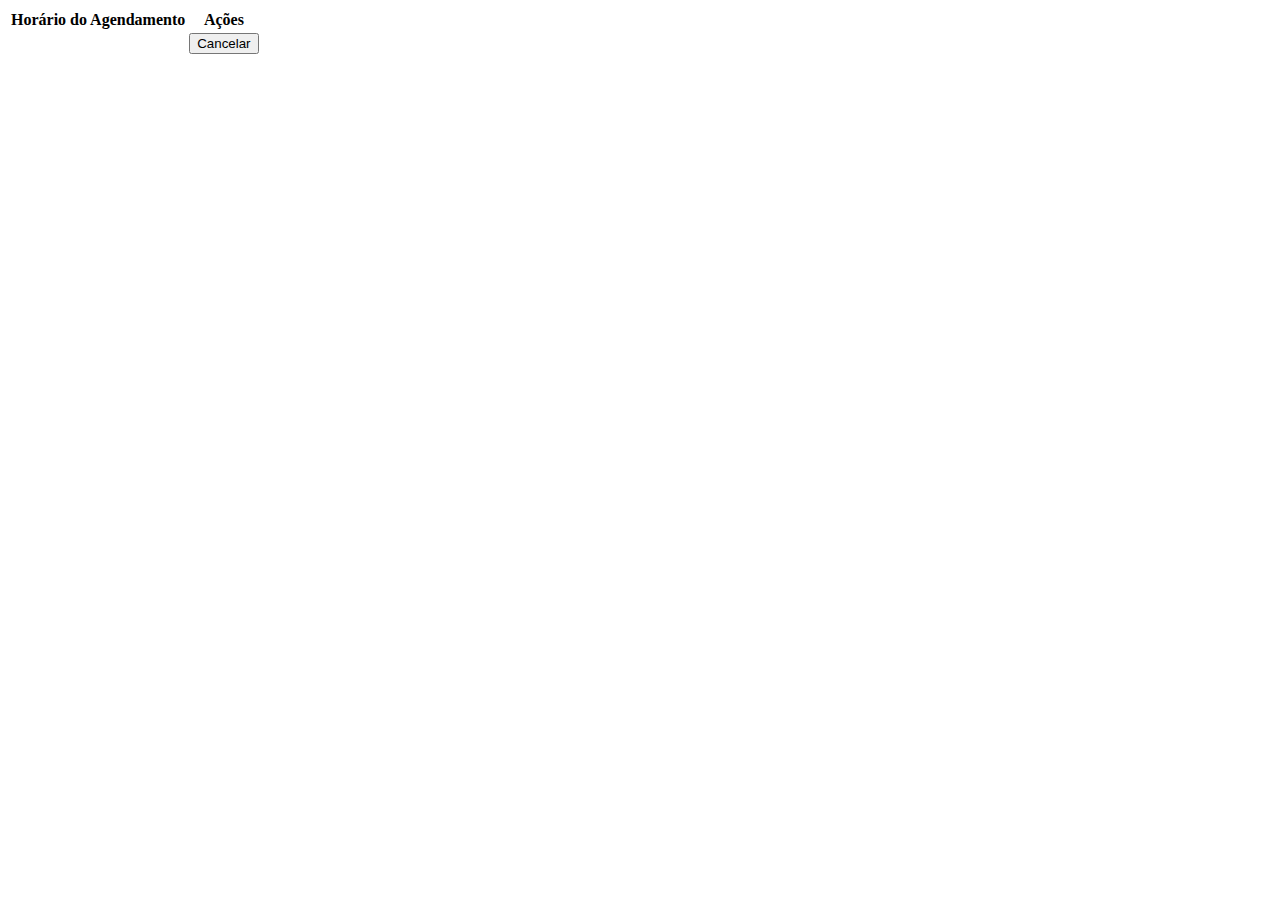
<file: src/main/resources/templates/meus-agendamentos.html>
<!DOCTYPE html>
<html xmlns:th="http://www.thymeleaf.org">
<head>
    <meta charset="UTF-8">
    <meta name="viewport" content="width=device-width, initial-scale=1.0">
    <title>Meus agendamentos</title>
</head>
<body>
    <table class="tabela-eventos">
    <thead>
        <tr>
            <th>Horário do Agendamento</th>
            <th>Ações</th>
        </tr>
    </thead>
    <tbody>
        <!-- Percorre a lista de eventos -->
        <tr th:each="evento : ${eventos}">
            <td th:text="${#temporals.format(evento.inicio, 'dd/MM/yyyy HH:mm')}"></td>
            <td>
                <form th:action="@{/evento/cancelar}" method="post">
                    <input type="hidden" th:name="id" th:value="${evento.id}" />
                    <button type="submit" class="btn-cancelar">Cancelar</button>
                </form>
            </td>
        </tr>
    </tbody>
</table>

</body>
</html>
</file>
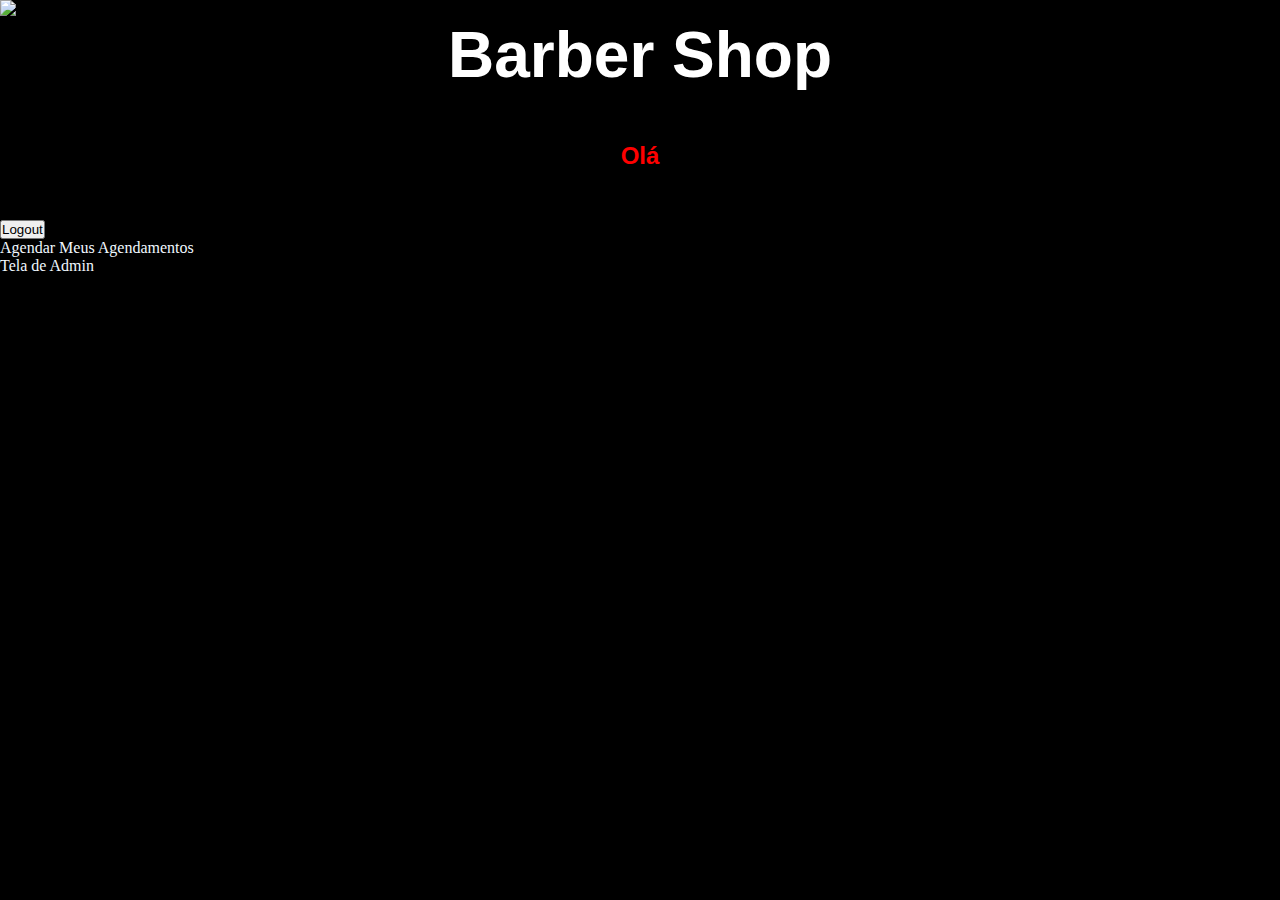
<file: src/main/resources/templates/meus-dados.html>
<!DOCTYPE html>
<html xmlns:th="http://www.thymeleaf.org" xmlns:sec="http://www.thymeleaf.org/extras/spring-security">
<div th:if="${mensagemErro}">
    <div class="alert alert-danger" role="alert" th:text="${mensagemErro}"></div>
</div>

<head>
    <meta charset="UTF-8">
    <meta name="viewport" content="width=device-width, initial-scale=1.0">
    <link href="https://cdn.jsdelivr.net/npm/bootstrap@5.3.8/dist/css/bootstrap.min.css" rel="stylesheet"
        integrity="sha384-sRIl4kxILFvY47J16cr9ZwB07vP4J8+LH7qKQnuqkuIAvNWLzeN8tE5YBujZqJLB" crossorigin="anonymous">
    <link rel="stylesheet" href=Css/style.css>
    <title>Bem vindo</title>
</head>

<body>
    <header>
        <img class="logo" th:src="@{Img/barbearia3.png}" alt="HEADER">
    </header>
    <main>
        <h1 class="inter">Barber Shop</h2>
            <h2 class="inter">Olá <span th:text="${usuario.nome}"></span></h2>
            <form th:action="@{/logout}" method="post">
                <button class="btn btn-danger" type="submit">Logout</button>
            </form>
            <div class="botoes">
                <a th:href="@{/criar-evento}" id="agendamento" class="btn btn-primary btn-lg" tabindex="-1" role="button">Agendar</a>
                <a th:href="@{/meus-agendamentos}" class="btn btn-primary btn-lg" tabindex="-1" role="button">Meus Agendamentos</a>
            </div>

    <div sec:authorize="hasRole('ADMIN')"><a th:href="@{/admin}">Tela de Admin</a></div>
    </main>

</body>

</html>
</file>
